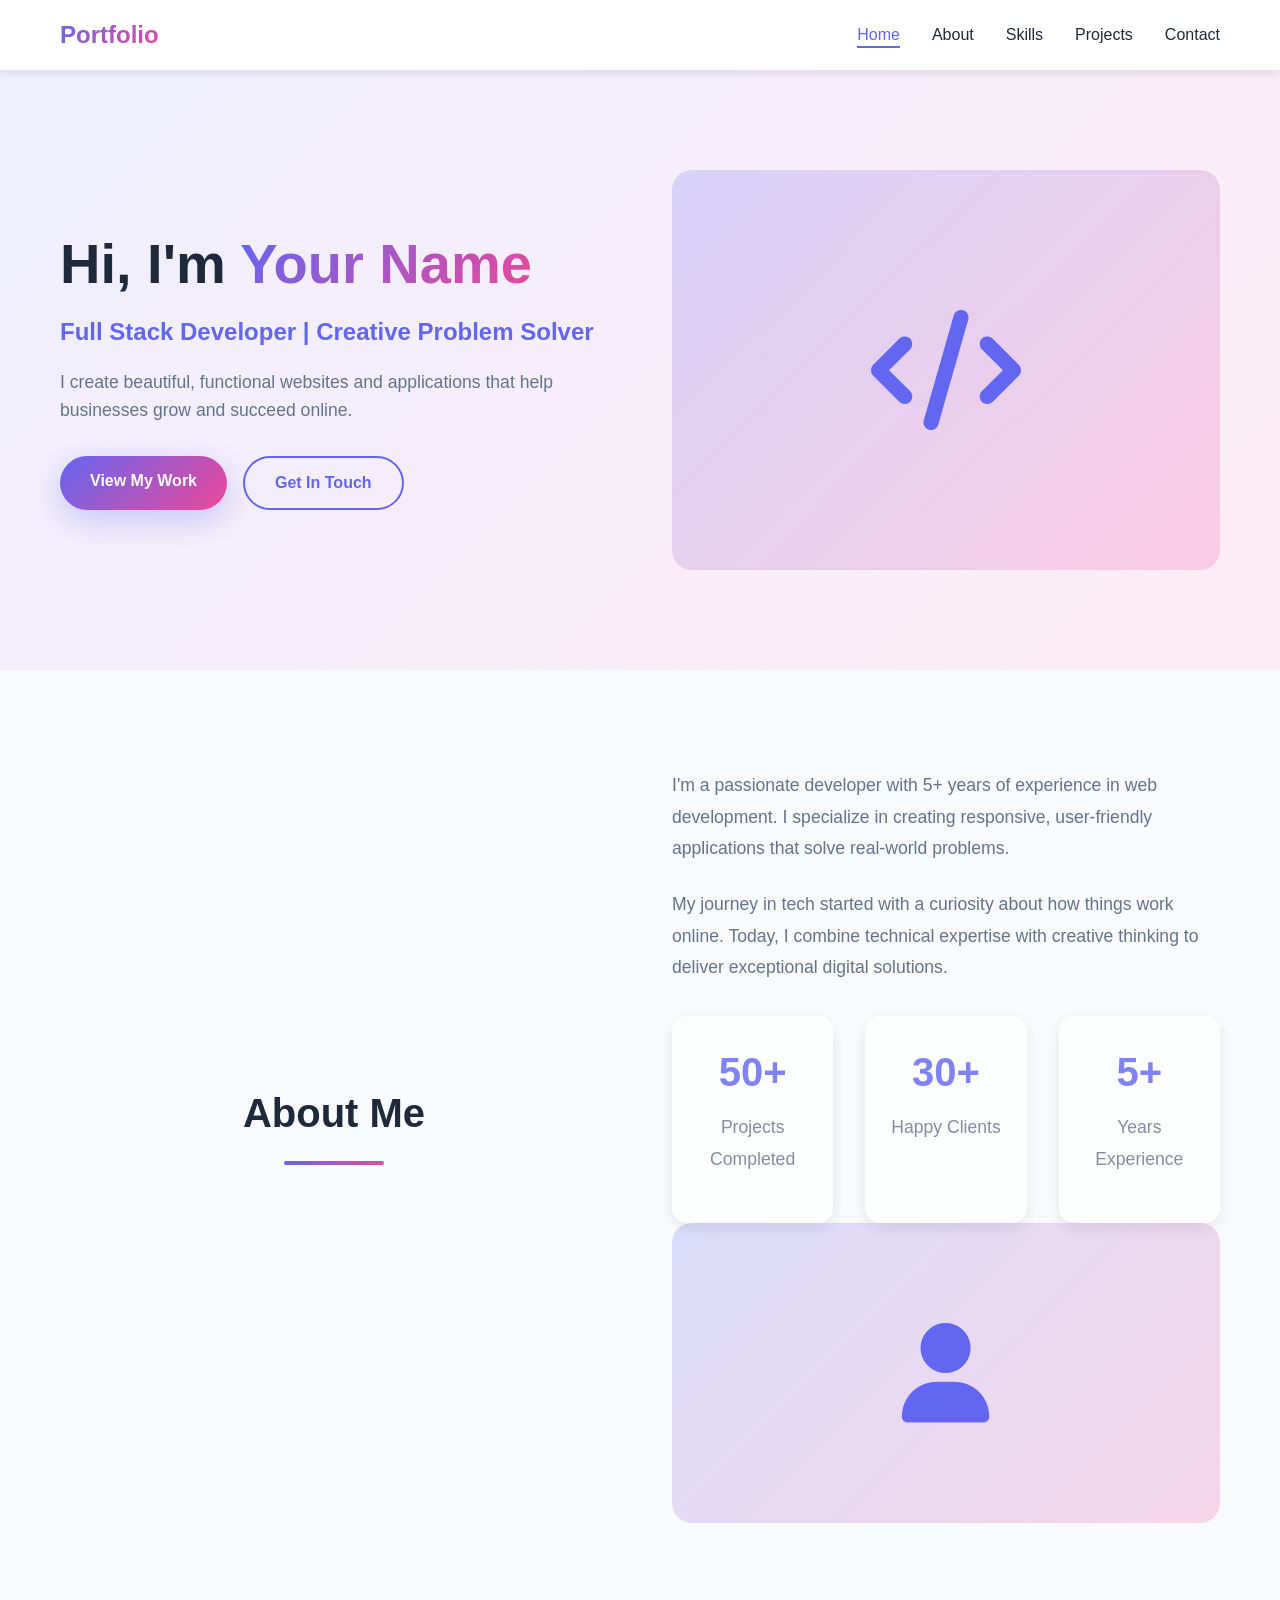
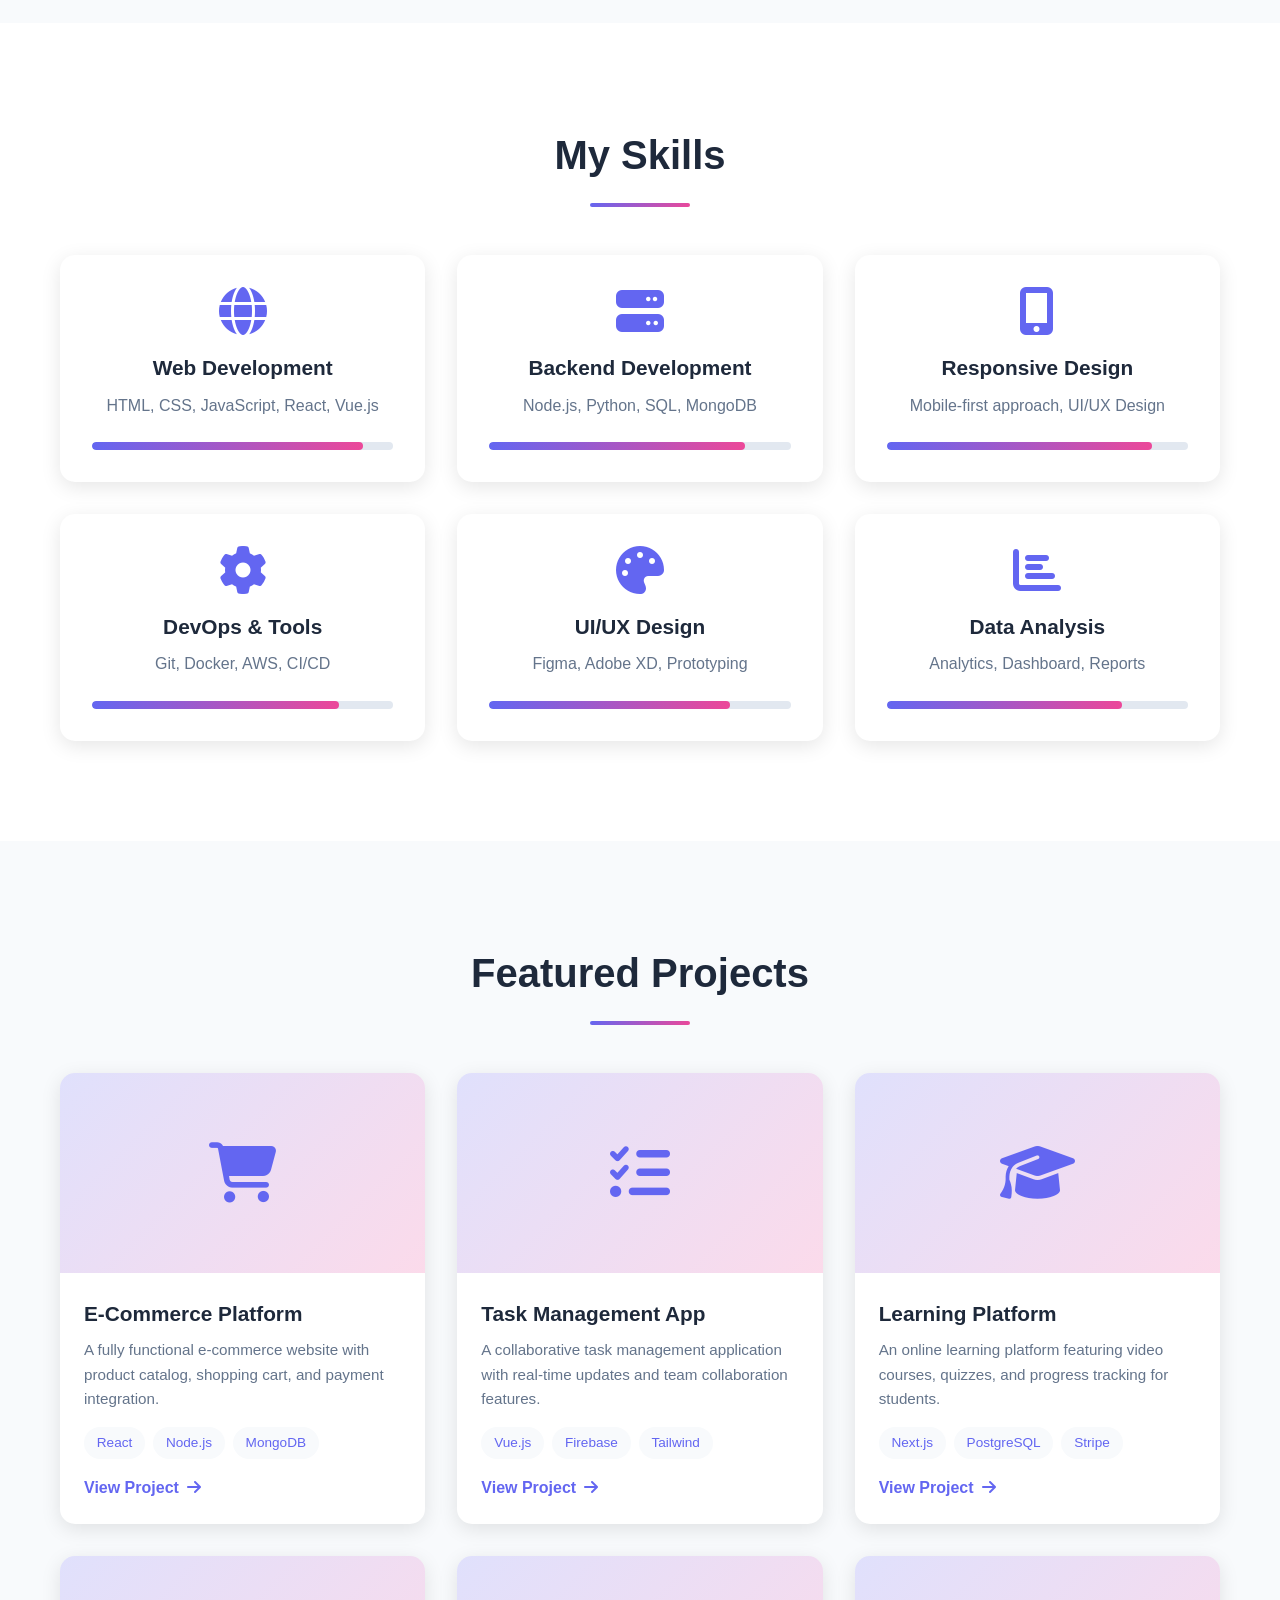
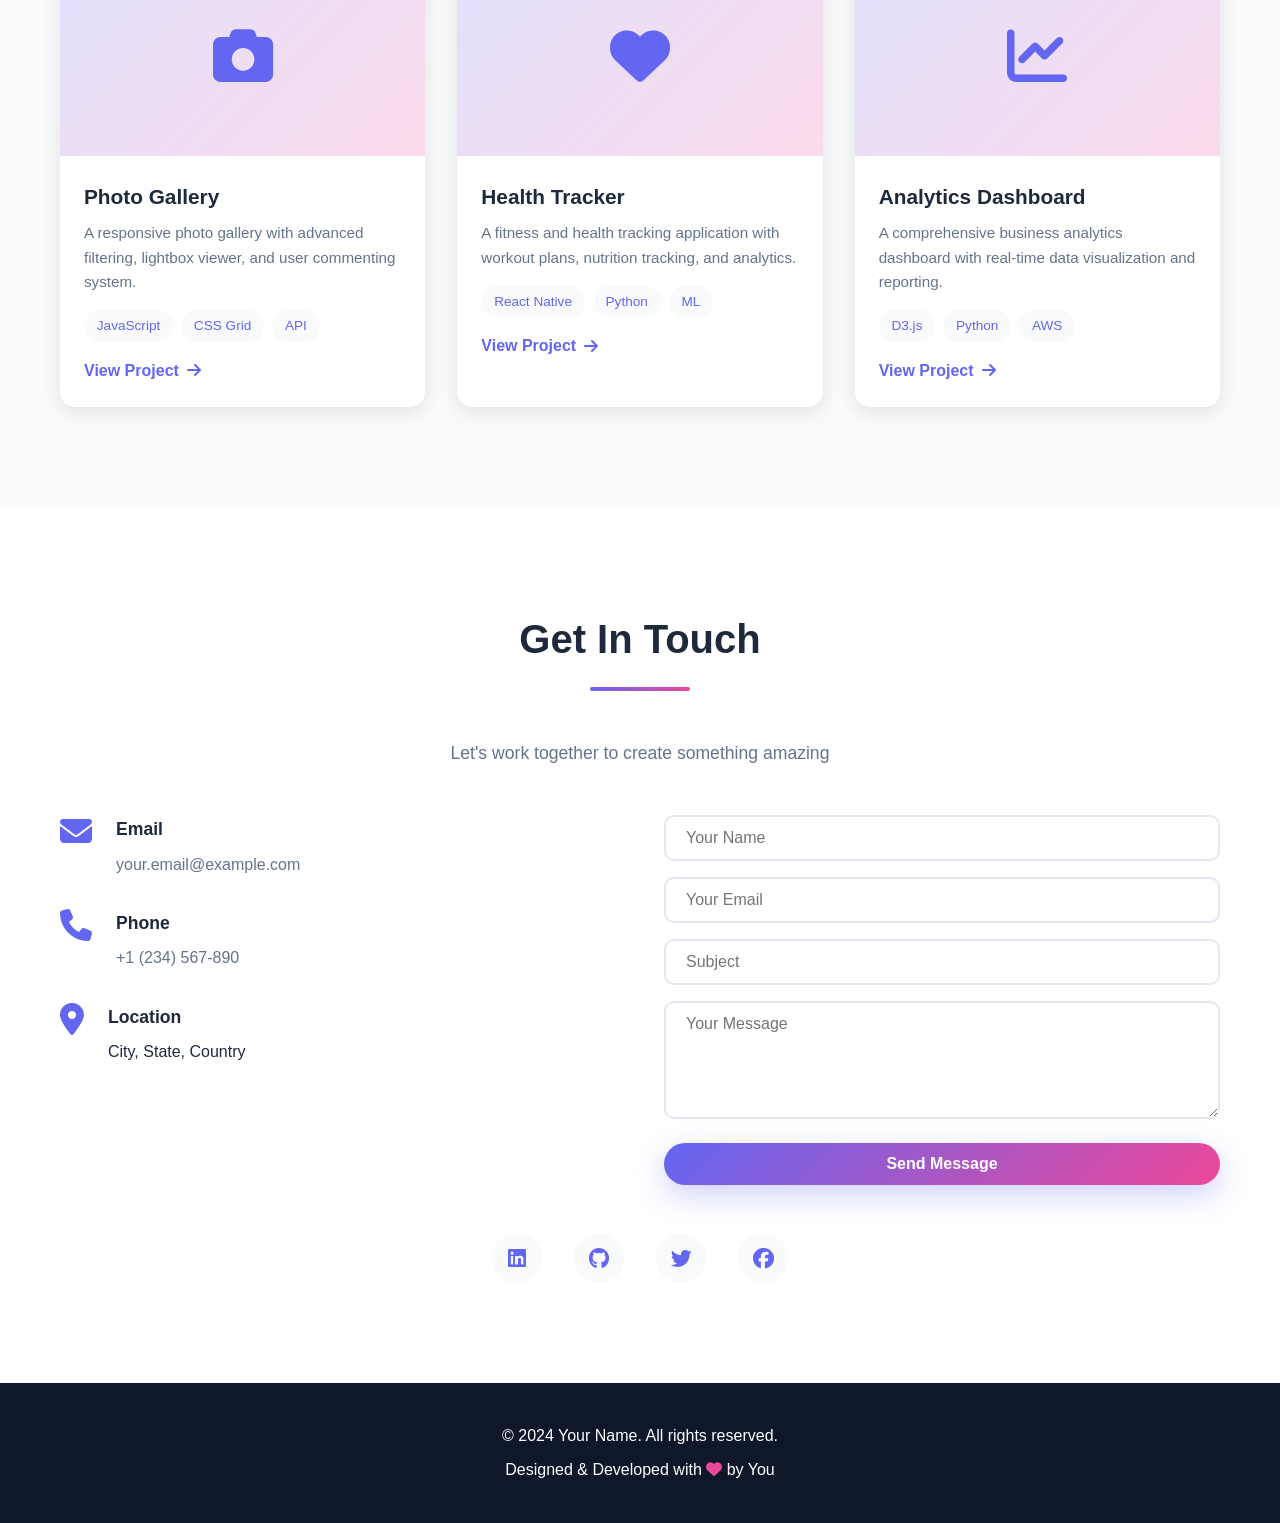
<file: Day1/index.html>
<!DOCTYPE html>
<html lang="en">
<head>
    <meta charset="UTF-8">
    <meta name="viewport" content="width=device-width, initial-scale=1.0">
    <title>Professional Portfolio</title>
    <link rel="stylesheet" href="styles.css">
    <link rel="stylesheet" href="https://cdnjs.cloudflare.com/ajax/libs/font-awesome/6.4.0/css/all.min.css">
</head>
<body>
    <!-- Navigation Bar -->
    <nav class="navbar">
        <div class="container">
            <div class="nav-wrapper">
                <div class="logo">
                    <h1>Portfolio</h1>
                </div>
                <ul class="nav-menu">
                    <li><a href="#home" class="nav-link active">Home</a></li>
                    <li><a href="#about" class="nav-link">About</a></li>
                    <li><a href="#skills" class="nav-link">Skills</a></li>
                    <li><a href="#projects" class="nav-link">Projects</a></li>
                    <li><a href="#contact" class="nav-link">Contact</a></li>
                </ul>
                <div class="hamburger">
                    <span></span>
                    <span></span>
                    <span></span>
                </div>
            </div>
        </div>
    </nav>

    <!-- Hero Section -->
    <section id="home" class="hero">
        <div class="container">
            <div class="hero-content">
                <h1 class="hero-title">Hi, I'm <span class="highlight">Your Name</span></h1>
                <p class="hero-subtitle">Full Stack Developer | Creative Problem Solver</p>
                <p class="hero-description">I create beautiful, functional websites and applications that help businesses grow and succeed online.</p>
                <div class="hero-buttons">
                    <a href="#projects" class="btn btn-primary">View My Work</a>
                    <a href="#contact" class="btn btn-secondary">Get In Touch</a>
                </div>
            </div>
            <div class="hero-image">
                <div class="image-placeholder">
                    <i class="fas fa-code"></i>
                </div>
            </div>
        </div>
    </section>

    <!-- About Section -->
    <section id="about" class="about">
        <div class="container">
            <h2 class="section-title">About Me</h2>
            <div class="about-content">
                <div class="about-text">
                    <p>I'm a passionate developer with 5+ years of experience in web development. I specialize in creating responsive, user-friendly applications that solve real-world problems.</p>
                    <p>My journey in tech started with a curiosity about how things work online. Today, I combine technical expertise with creative thinking to deliver exceptional digital solutions.</p>
                    <div class="about-stats">
                        <div class="stat">
                            <h3>50+</h3>
                            <p>Projects Completed</p>
                        </div>
                        <div class="stat">
                            <h3>30+</h3>
                            <p>Happy Clients</p>
                        </div>
                        <div class="stat">
                            <h3>5+</h3>
                            <p>Years Experience</p>
                        </div>
                    </div>
                </div>
                <div class="about-image">
                    <div class="image-placeholder-2">
                        <i class="fas fa-user"></i>
                    </div>
                </div>
            </div>
        </div>
    </section>

    <!-- Skills Section -->
    <section id="skills" class="skills">
        <div class="container">
            <h2 class="section-title">My Skills</h2>
            <div class="skills-grid">
                <div class="skill-card">
                    <i class="fas fa-globe"></i>
                    <h3>Web Development</h3>
                    <p>HTML, CSS, JavaScript, React, Vue.js</p>
                    <div class="skill-bar">
                        <div class="skill-progress" style="width: 90%"></div>
                    </div>
                </div>
                <div class="skill-card">
                    <i class="fas fa-server"></i>
                    <h3>Backend Development</h3>
                    <p>Node.js, Python, SQL, MongoDB</p>
                    <div class="skill-bar">
                        <div class="skill-progress" style="width: 85%"></div>
                    </div>
                </div>
                <div class="skill-card">
                    <i class="fas fa-mobile-alt"></i>
                    <h3>Responsive Design</h3>
                    <p>Mobile-first approach, UI/UX Design</p>
                    <div class="skill-bar">
                        <div class="skill-progress" style="width: 88%"></div>
                    </div>
                </div>
                <div class="skill-card">
                    <i class="fas fa-cog"></i>
                    <h3>DevOps & Tools</h3>
                    <p>Git, Docker, AWS, CI/CD</p>
                    <div class="skill-bar">
                        <div class="skill-progress" style="width: 82%"></div>
                    </div>
                </div>
                <div class="skill-card">
                    <i class="fas fa-palette"></i>
                    <h3>UI/UX Design</h3>
                    <p>Figma, Adobe XD, Prototyping</p>
                    <div class="skill-bar">
                        <div class="skill-progress" style="width: 80%"></div>
                    </div>
                </div>
                <div class="skill-card">
                    <i class="fas fa-chart-bar"></i>
                    <h3>Data Analysis</h3>
                    <p>Analytics, Dashboard, Reports</p>
                    <div class="skill-bar">
                        <div class="skill-progress" style="width: 78%"></div>
                    </div>
                </div>
            </div>
        </div>
    </section>

    <!-- Projects Section -->
    <section id="projects" class="projects">
        <div class="container">
            <h2 class="section-title">Featured Projects</h2>
            <div class="projects-grid">
                <div class="project-card">
                    <div class="project-image">
                        <i class="fas fa-shopping-cart"></i>
                    </div>
                    <div class="project-info">
                        <h3>E-Commerce Platform</h3>
                        <p>A fully functional e-commerce website with product catalog, shopping cart, and payment integration.</p>
                        <div class="project-tech">
                            <span>React</span>
                            <span>Node.js</span>
                            <span>MongoDB</span>
                        </div>
                        <a href="#" class="project-link">View Project <i class="fas fa-arrow-right"></i></a>
                    </div>
                </div>

                <div class="project-card">
                    <div class="project-image">
                        <i class="fas fa-tasks"></i>
                    </div>
                    <div class="project-info">
                        <h3>Task Management App</h3>
                        <p>A collaborative task management application with real-time updates and team collaboration features.</p>
                        <div class="project-tech">
                            <span>Vue.js</span>
                            <span>Firebase</span>
                            <span>Tailwind</span>
                        </div>
                        <a href="#" class="project-link">View Project <i class="fas fa-arrow-right"></i></a>
                    </div>
                </div>

                <div class="project-card">
                    <div class="project-image">
                        <i class="fas fa-graduation-cap"></i>
                    </div>
                    <div class="project-info">
                        <h3>Learning Platform</h3>
                        <p>An online learning platform featuring video courses, quizzes, and progress tracking for students.</p>
                        <div class="project-tech">
                            <span>Next.js</span>
                            <span>PostgreSQL</span>
                            <span>Stripe</span>
                        </div>
                        <a href="#" class="project-link">View Project <i class="fas fa-arrow-right"></i></a>
                    </div>
                </div>

                <div class="project-card">
                    <div class="project-image">
                        <i class="fas fa-camera"></i>
                    </div>
                    <div class="project-info">
                        <h3>Photo Gallery</h3>
                        <p>A responsive photo gallery with advanced filtering, lightbox viewer, and user commenting system.</p>
                        <div class="project-tech">
                            <span>JavaScript</span>
                            <span>CSS Grid</span>
                            <span>API</span>
                        </div>
                        <a href="#" class="project-link">View Project <i class="fas fa-arrow-right"></i></a>
                    </div>
                </div>

                <div class="project-card">
                    <div class="project-image">
                        <i class="fas fa-heart"></i>
                    </div>
                    <div class="project-info">
                        <h3>Health Tracker</h3>
                        <p>A fitness and health tracking application with workout plans, nutrition tracking, and analytics.</p>
                        <div class="project-tech">
                            <span>React Native</span>
                            <span>Python</span>
                            <span>ML</span>
                        </div>
                        <a href="#" class="project-link">View Project <i class="fas fa-arrow-right"></i></a>
                    </div>
                </div>

                <div class="project-card">
                    <div class="project-image">
                        <i class="fas fa-chart-line"></i>
                    </div>
                    <div class="project-info">
                        <h3>Analytics Dashboard</h3>
                        <p>A comprehensive business analytics dashboard with real-time data visualization and reporting.</p>
                        <div class="project-tech">
                            <span>D3.js</span>
                            <span>Python</span>
                            <span>AWS</span>
                        </div>
                        <a href="#" class="project-link">View Project <i class="fas fa-arrow-right"></i></a>
                    </div>
                </div>
            </div>
        </div>
    </section>

    <!-- Contact Section -->
    <section id="contact" class="contact">
        <div class="container">
            <h2 class="section-title">Get In Touch</h2>
            <p class="contact-subtitle">Let's work together to create something amazing</p>
            
            <div class="contact-content">
                <div class="contact-info">
                    <div class="info-item">
                        <i class="fas fa-envelope"></i>
                        <div>
                            <h4>Email</h4>
                            <p><a href="mailto:your.email@example.com">your.email@example.com</a></p>
                        </div>
                    </div>
                    <div class="info-item">
                        <i class="fas fa-phone"></i>
                        <div>
                            <h4>Phone</h4>
                            <p><a href="tel:+1234567890">+1 (234) 567-890</a></p>
                        </div>
                    </div>
                    <div class="info-item">
                        <i class="fas fa-map-marker-alt"></i>
                        <div>
                            <h4>Location</h4>
                            <p>City, State, Country</p>
                        </div>
                    </div>
                </div>

                <form class="contact-form" id="contactForm">
                    <input type="text" placeholder="Your Name" required>
                    <input type="email" placeholder="Your Email" required>
                    <input type="text" placeholder="Subject" required>
                    <textarea placeholder="Your Message" rows="5" required></textarea>
                    <button type="submit" class="btn btn-primary">Send Message</button>
                </form>
            </div>

            <div class="social-links">
                <a href="#" class="social-icon" title="LinkedIn"><i class="fab fa-linkedin"></i></a>
                <a href="#" class="social-icon" title="GitHub"><i class="fab fa-github"></i></a>
                <a href="#" class="social-icon" title="Twitter"><i class="fab fa-twitter"></i></a>
                <a href="#" class="social-icon" title="Facebook"><i class="fab fa-facebook"></i></a>
            </div>
        </div>
    </section>

    <!-- Footer -->
    <footer class="footer">
        <div class="container">
            <p>&copy; 2024 Your Name. All rights reserved.</p>
            <p>Designed & Developed with <i class="fas fa-heart"></i> by You</p>
        </div>
    </footer>

    <script src="script.js"></script>
</body>
</html>
</file>
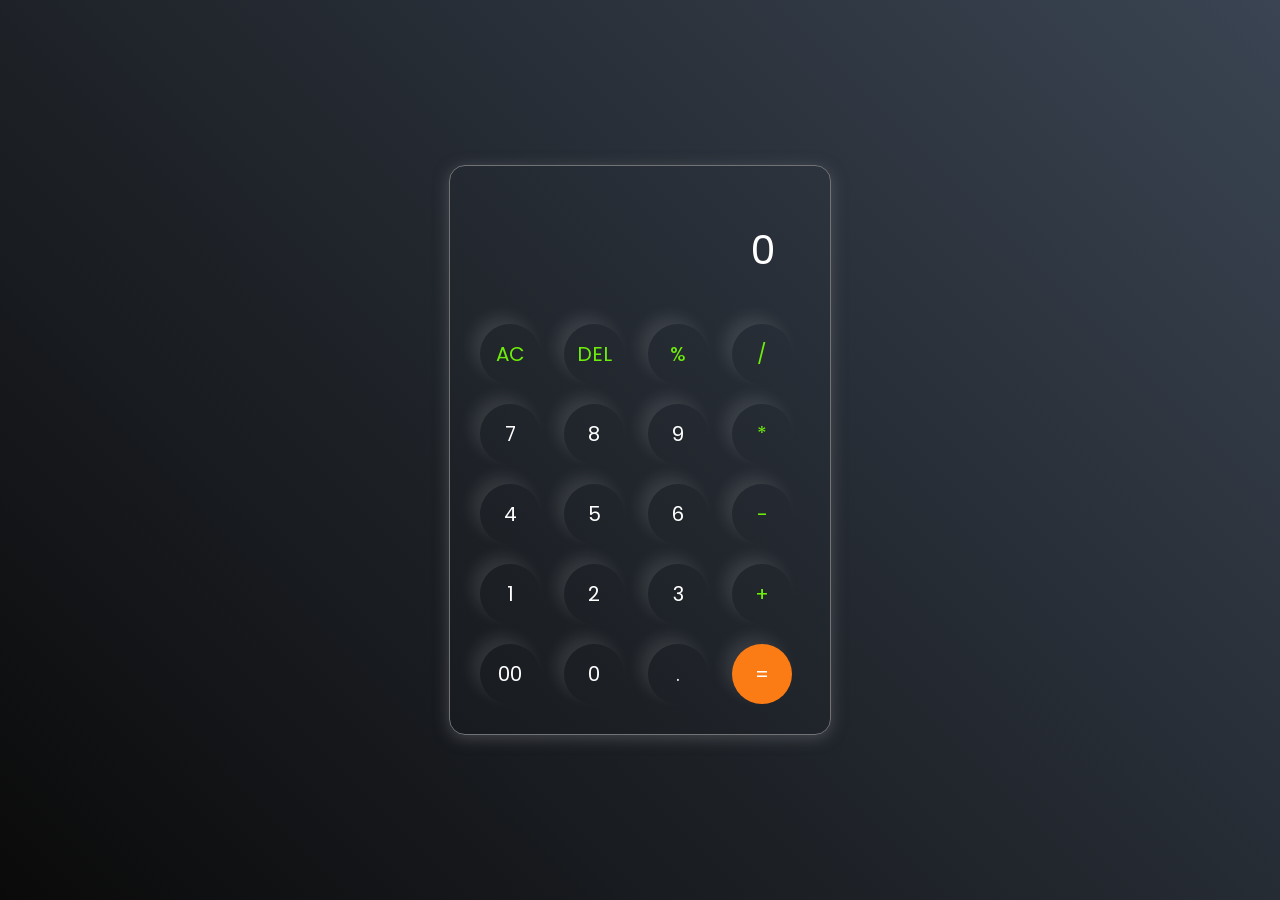
<file: Day2/Day3/index.html>
<!DOCTYPE html>
<html lang="en">
  <head>
    <meta charset="UTF-8" />
    <meta http-equiv="X-UA-Compatible" content="IE=edge" />
    <meta name="viewport" content="width=device-width, initial-scale=1.0" />
    <link rel="stylesheet" href="style.css" />
    <title>Calculator - By Code vishnu
        
    </title>
  </head>
  <body>
    <div class="container">
      <div class="calculator">
        <input type="text" id="inputBox" placeholder="0" />
        <div>
          <button class="button operator">AC</button>
          <button class="button operator">DEL</button>
          <button class="button operator">%</button>
          <button class="button operator">/</button>
        </div>
        <div>
          <button class="button">7</button>
          <button class="button">8</button>
          <button class="button">9</button>
          <button class="button operator">*</button>
        </div>
        <div>
          <button class="button">4</button>
          <button class="button">5</button>
          <button class="button">6</button>
          <button class="button operator">-</button>
        </div>
        <div>
          <button class="button">1</button>
          <button class="button">2</button>
          <button class="button">3</button>
          <button class="button operator">+</button>
        </div>

        <div>
          <button class="button">00</button>
          <button class="button">0</button>
          <button class="button">.</button>
          <button class="button equalBtn">=</button>
        </div>
      </div>
    </div>

    <script src="script.js"></script>
  </body>
</html>
</file>
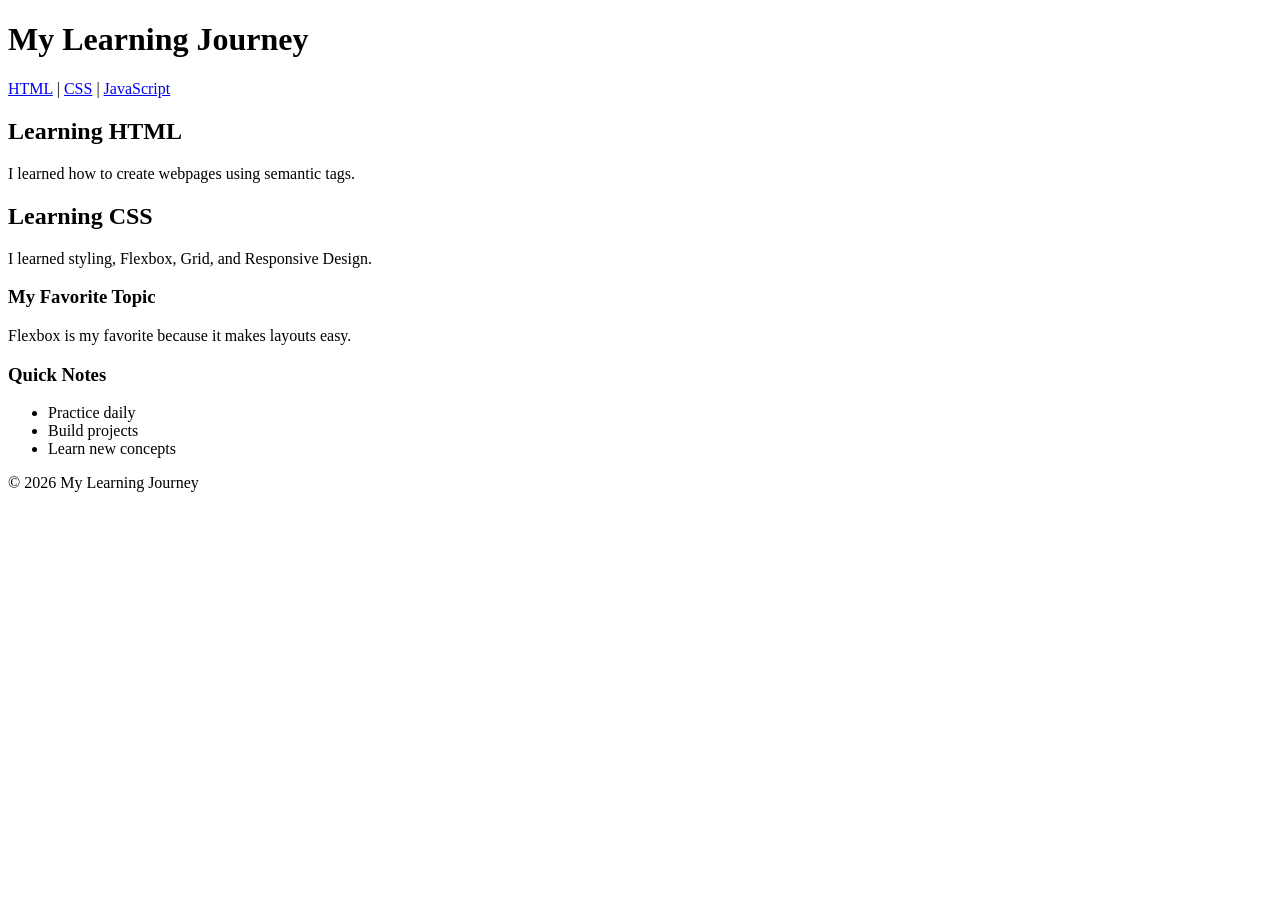
<file: Day1/mini project.html>
<!DOCTYPE html>
<html lang="en">
<head>
    <meta charset="UTF-8">
    <title>My Learning Journey</title>
</head>
<body>

<header>
    <h1>My Learning Journey</h1>

    <nav>
        <a href="#html">HTML</a> |
        <a href="#css">CSS</a> |
        <a href="#js">JavaScript</a>
    </nav>
</header>

<main>

    <section id="html">
        <h2>Learning HTML</h2>
        <p>I learned how to create webpages using semantic tags.</p>
    </section>

    <section id="css">
        <h2>Learning CSS</h2>
        <p>I learned styling, Flexbox, Grid, and Responsive Design.</p>

        <article>
            <h3>My Favorite Topic</h3>
            <p>Flexbox is my favorite because it makes layouts easy.</p>
        </article>
    </section>

    <aside>
        <h3>Quick Notes</h3>
        <ul>
            <li>Practice daily</li>
            <li>Build projects</li>
            <li>Learn new concepts</li>
        </ul>
    </aside>

</main>

<footer>
    <p>&copy; 2026 My Learning Journey</p>
</footer>

</body>
</html>
</file>
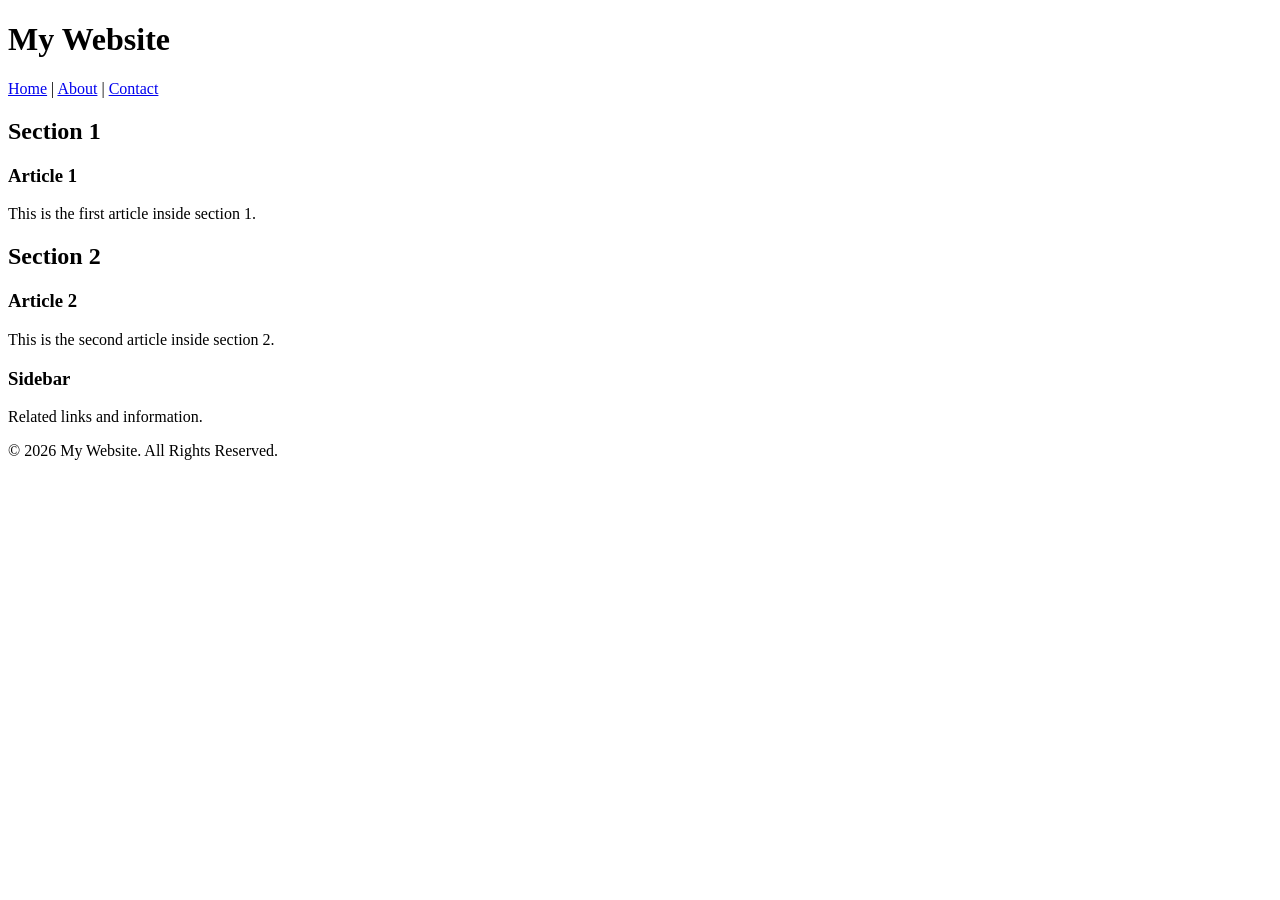
<file: Day1/prg1.html>
<!DOCTYPE html>
<html lang="en">
<head>
    <meta charset="UTF-8">
    <title>Semantic HTML Page</title>
</head>
<body>

    <header>
        <h1>My Website</h1>

        <nav>
            <a href="#">Home</a> |
            <a href="#">About</a> |
            <a href="#">Contact</a>
        </nav>
    </header>

    <main>

        <section>
            <h2>Section 1</h2>

            <article>
                <h3>Article 1</h3>
                <p>This is the first article inside section 1.</p>
            </article>
        </section>

        <section>
            <h2>Section 2</h2>

            <article>
                <h3>Article 2</h3>
                <p>This is the second article inside section 2.</p>
            </article>
        </section>

        <aside>
            <h3>Sidebar</h3>
            <p>Related links and information.</p>
        </aside>

    </main>

    <footer>
        <p>&copy; 2026 My Website. All Rights Reserved.</p>
    </footer>

</body>
</html>
</file>
<file: Day1/styles.css>
/* Root Variables */
:root {
    --primary-color: #6366f1;
    --secondary-color: #ec4899;
    --dark-bg: #0f172a;
    --light-bg: #f8fafc;
    --text-dark: #1e293b;
    --text-light: #64748b;
    --border-color: #e2e8f0;
    --transition: all 0.3s ease;
}

/* Global Styles */
* {
    margin: 0;
    padding: 0;
    box-sizing: border-box;
}

html {
    scroll-behavior: smooth;
}

body {
    font-family: 'Segoe UI', Tahoma, Geneva, Verdana, sans-serif;
    color: var(--text-dark);
    background-color: #fff;
    line-height: 1.6;
}

.container {
    max-width: 1200px;
    margin: 0 auto;
    padding: 0 20px;
}

/* Navigation Bar */
.navbar {
    position: fixed;
    top: 0;
    width: 100%;
    background: rgba(255, 255, 255, 0.95);
    backdrop-filter: blur(10px);
    z-index: 1000;
    box-shadow: 0 2px 10px rgba(0, 0, 0, 0.1);
}

.nav-wrapper {
    display: flex;
    justify-content: space-between;
    align-items: center;
    padding: 1rem 0;
}

.logo h1 {
    font-size: 1.5rem;
    background: linear-gradient(135deg, var(--primary-color), var(--secondary-color));
    -webkit-background-clip: text;
    -webkit-text-fill-color: transparent;
    background-clip: text;
}

.nav-menu {
    display: flex;
    list-style: none;
    gap: 2rem;
}

.nav-link {
    text-decoration: none;
    color: var(--text-dark);
    font-weight: 500;
    transition: var(--transition);
    position: relative;
}

.nav-link:hover,
.nav-link.active {
    color: var(--primary-color);
}

.nav-link::after {
    content: '';
    position: absolute;
    bottom: -5px;
    left: 0;
    width: 0;
    height: 2px;
    background: var(--primary-color);
    transition: var(--transition);
}

.nav-link:hover::after,
.nav-link.active::after {
    width: 100%;
}

.hamburger {
    display: none;
    flex-direction: column;
    cursor: pointer;
}

.hamburger span {
    width: 25px;
    height: 3px;
    background: var(--text-dark);
    margin: 5px 0;
    transition: var(--transition);
}

/* Hero Section */
.hero {
    margin-top: 70px;
    padding: 100px 0;
    background: linear-gradient(135deg, rgba(99, 102, 241, 0.1), rgba(236, 72, 153, 0.1));
}

.hero .container {
    display: grid;
    grid-template-columns: 1fr 1fr;
    gap: 4rem;
    align-items: center;
}

.hero-title {
    font-size: 3.5rem;
    font-weight: 700;
    margin-bottom: 1rem;
    line-height: 1.2;
}

.highlight {
    background: linear-gradient(135deg, var(--primary-color), var(--secondary-color));
    -webkit-background-clip: text;
    -webkit-text-fill-color: transparent;
    background-clip: text;
}

.hero-subtitle {
    font-size: 1.5rem;
    color: var(--primary-color);
    margin-bottom: 1rem;
    font-weight: 600;
}

.hero-description {
    font-size: 1.1rem;
    color: var(--text-light);
    margin-bottom: 2rem;
    max-width: 500px;
}

.hero-buttons {
    display: flex;
    gap: 1rem;
}

.btn {
    padding: 12px 30px;
    border-radius: 50px;
    text-decoration: none;
    font-weight: 600;
    transition: var(--transition);
    border: none;
    cursor: pointer;
    font-size: 1rem;
}

.btn-primary {
    background: linear-gradient(135deg, var(--primary-color), var(--secondary-color));
    color: white;
    box-shadow: 0 10px 30px rgba(99, 102, 241, 0.3);
}

.btn-primary:hover {
    transform: translateY(-3px);
    box-shadow: 0 15px 40px rgba(99, 102, 241, 0.4);
}

.btn-secondary {
    background: transparent;
    color: var(--primary-color);
    border: 2px solid var(--primary-color);
}

.btn-secondary:hover {
    background: var(--primary-color);
    color: white;
}

.image-placeholder,
.image-placeholder-2 {
    width: 100%;
    height: 400px;
    background: linear-gradient(135deg, rgba(99, 102, 241, 0.2), rgba(236, 72, 153, 0.2));
    border-radius: 20px;
    display: flex;
    align-items: center;
    justify-content: center;
    font-size: 120px;
    color: var(--primary-color);
}

.image-placeholder-2 {
    height: 300px;
    font-size: 100px;
}

/* Section Titles */
.section-title {
    font-size: 2.5rem;
    margin-bottom: 3rem;
    text-align: center;
    font-weight: 700;
}

.section-title::after {
    content: '';
    display: block;
    width: 100px;
    height: 4px;
    background: linear-gradient(135deg, var(--primary-color), var(--secondary-color));
    margin: 1rem auto 0;
    border-radius: 2px;
}

/* About Section */
.about {
    padding: 100px 0;
    background: var(--light-bg);
}

.about .container {
    display: grid;
    grid-template-columns: 1fr 1fr;
    gap: 4rem;
    align-items: center;
}

.about-text p {
    font-size: 1.1rem;
    color: var(--text-light);
    margin-bottom: 1.5rem;
    line-height: 1.8;
}

.about-stats {
    display: grid;
    grid-template-columns: repeat(3, 1fr);
    gap: 2rem;
    margin-top: 2rem;
}

.stat {
    text-align: center;
    padding: 1.5rem;
    background: white;
    border-radius: 15px;
    box-shadow: 0 5px 15px rgba(0, 0, 0, 0.1);
}

.stat h3 {
    font-size: 2.5rem;
    color: var(--primary-color);
    margin-bottom: 0.5rem;
}

.stat p {
    color: var(--text-light);
}

/* Skills Section */
.skills {
    padding: 100px 0;
}

.skills-grid {
    display: grid;
    grid-template-columns: repeat(auto-fit, minmax(300px, 1fr));
    gap: 2rem;
}

.skill-card {
    background: white;
    padding: 2rem;
    border-radius: 15px;
    box-shadow: 0 5px 20px rgba(0, 0, 0, 0.1);
    transition: var(--transition);
    text-align: center;
}

.skill-card:hover {
    transform: translateY(-10px);
    box-shadow: 0 15px 40px rgba(99, 102, 241, 0.2);
}

.skill-card i {
    font-size: 3rem;
    color: var(--primary-color);
    margin-bottom: 1rem;
}

.skill-card h3 {
    font-size: 1.3rem;
    margin-bottom: 0.5rem;
}

.skill-card p {
    color: var(--text-light);
    margin-bottom: 1.5rem;
}

.skill-bar {
    width: 100%;
    height: 8px;
    background: var(--border-color);
    border-radius: 10px;
    overflow: hidden;
}

.skill-progress {
    height: 100%;
    background: linear-gradient(90deg, var(--primary-color), var(--secondary-color));
    border-radius: 10px;
    transition: width 2s ease;
}

/* Projects Section */
.projects {
    padding: 100px 0;
    background: var(--light-bg);
}

.projects-grid {
    display: grid;
    grid-template-columns: repeat(auto-fit, minmax(320px, 1fr));
    gap: 2rem;
}

.project-card {
    background: white;
    border-radius: 15px;
    overflow: hidden;
    box-shadow: 0 5px 20px rgba(0, 0, 0, 0.1);
    transition: var(--transition);
}

.project-card:hover {
    transform: translateY(-10px);
    box-shadow: 0 15px 40px rgba(99, 102, 241, 0.2);
}

.project-image {
    width: 100%;
    height: 200px;
    background: linear-gradient(135deg, rgba(99, 102, 241, 0.2), rgba(236, 72, 153, 0.2));
    display: flex;
    align-items: center;
    justify-content: center;
    font-size: 60px;
    color: var(--primary-color);
}

.project-info {
    padding: 1.5rem;
}

.project-info h3 {
    font-size: 1.3rem;
    margin-bottom: 0.5rem;
}

.project-info p {
    color: var(--text-light);
    margin-bottom: 1rem;
    font-size: 0.95rem;
}

.project-tech {
    display: flex;
    flex-wrap: wrap;
    gap: 0.5rem;
    margin-bottom: 1rem;
}

.project-tech span {
    background: var(--light-bg);
    color: var(--primary-color);
    padding: 0.3rem 0.8rem;
    border-radius: 20px;
    font-size: 0.85rem;
    font-weight: 500;
}

.project-link {
    color: var(--primary-color);
    text-decoration: none;
    font-weight: 600;
    display: inline-flex;
    align-items: center;
    gap: 0.5rem;
    transition: var(--transition);
}

.project-link:hover {
    gap: 1rem;
}

/* Contact Section */
.contact {
    padding: 100px 0;
}

.contact-subtitle {
    text-align: center;
    color: var(--text-light);
    font-size: 1.1rem;
    margin-bottom: 3rem;
}

.contact-content {
    display: grid;
    grid-template-columns: 1fr 1fr;
    gap: 3rem;
    margin-bottom: 3rem;
}

.info-item {
    display: flex;
    gap: 1.5rem;
    margin-bottom: 2rem;
}

.info-item i {
    font-size: 2rem;
    color: var(--primary-color);
    flex-shrink: 0;
}

.info-item h4 {
    font-size: 1.1rem;
    margin-bottom: 0.5rem;
}

.info-item a {
    color: var(--text-light);
    text-decoration: none;
    transition: var(--transition);
}

.info-item a:hover {
    color: var(--primary-color);
}

.contact-form {
    display: flex;
    flex-direction: column;
    gap: 1rem;
}

.contact-form input,
.contact-form textarea {
    padding: 12px 20px;
    border: 2px solid var(--border-color);
    border-radius: 10px;
    font-family: inherit;
    font-size: 1rem;
    transition: var(--transition);
}

.contact-form input:focus,
.contact-form textarea:focus {
    outline: none;
    border-color: var(--primary-color);
    box-shadow: 0 0 0 3px rgba(99, 102, 241, 0.1);
}

.contact-form button {
    margin-top: 0.5rem;
}

.social-links {
    display: flex;
    justify-content: center;
    gap: 2rem;
    margin-top: 2rem;
}

.social-icon {
    width: 50px;
    height: 50px;
    display: flex;
    align-items: center;
    justify-content: center;
    background: var(--light-bg);
    border-radius: 50%;
    color: var(--primary-color);
    transition: var(--transition);
    text-decoration: none;
    font-size: 1.3rem;
}

.social-icon:hover {
    background: var(--primary-color);
    color: white;
    transform: translateY(-5px);
}

/* Footer */
.footer {
    background: var(--dark-bg);
    color: white;
    padding: 2rem 0;
    text-align: center;
}

.footer p {
    margin: 0.5rem 0;
}

.footer i {
    color: var(--secondary-color);
}

/* Responsive Design */
@media (max-width: 768px) {
    .nav-menu {
        display: none;
        position: absolute;
        top: 70px;
        left: 0;
        width: 100%;
        background: white;
        flex-direction: column;
        padding: 2rem;
        box-shadow: 0 5px 20px rgba(0, 0, 0, 0.1);
    }

    .nav-menu.active {
        display: flex;
    }

    .hamburger {
        display: flex;
    }

    .hero .container,
    .about .container {
        grid-template-columns: 1fr;
        gap: 2rem;
    }

    .hero-title {
        font-size: 2.5rem;
    }

    .hero-subtitle {
        font-size: 1.2rem;
    }

    .hero-buttons {
        flex-direction: column;
    }

    .btn {
        text-align: center;
    }

    .about-stats {
        grid-template-columns: 1fr;
    }

    .contact-content {
        grid-template-columns: 1fr;
    }

    .section-title {
        font-size: 2rem;
    }

    .image-placeholder,
    .image-placeholder-2 {
        height: 250px;
        font-size: 80px;
    }

    .nav-link {
        font-size: 1.1rem;
    }
}

@media (max-width: 480px) {
    .hero-title {
        font-size: 2rem;
    }

    .hero-subtitle {
        font-size: 1rem;
    }

    .section-title {
        font-size: 1.5rem;
    }

    .stat h3 {
        font-size: 2rem;
    }

    .social-links {
        gap: 1rem;
    }

    .social-icon {
        width: 40px;
        height: 40px;
        font-size: 1rem;
    }

    .projects-grid,
    .skills-grid {
        grid-template-columns: 1fr;
    }
}

/* Animation */
@keyframes fadeInUp {
    from {
        opacity: 0;
        transform: translateY(30px);
    }
    to {
        opacity: 1;
        transform: translateY(0);
    }
}

.hero-content {
    animation: fadeInUp 0.8s ease;
}

.skill-card {
    animation: fadeInUp 0.8s ease;
}

.project-card {
    animation: fadeInUp 0.8s ease;
}
</file>
<file: Day2/Day3/style.css>
@import url('https://fonts.googleapis.com/css2?family=Poppins:wght@500&display=swap');

*{
    margin: 0;
    padding: 0;
    box-sizing: border-box;
    font-family: 'Poppins', sans-serif;
}

body{
    width: 100%;
    height: 100vh;
    display: flex;
    justify-content: center;
    align-items: center;
    background: linear-gradient(45deg, #0a0a0a, #3a4452);
}

.calculator{
    border: 1px solid #717377;
    padding: 20px;
    border-radius: 16px;
    background: transparent;
    box-shadow: 0px 3px 15px rgba(113, 115, 119, 0.5);

}

input{
    width: 320px;
    border: none;
    padding: 24px;
    margin: 10px;
    background: transparent;
    box-shadow: 0px 3px 15px rgbs(84, 84, 84, 0.1);
    font-size: 40px;
    text-align: right;
    cursor: pointer;
    color: #ffffff;
}

input::placeholder{
    color: #ffffff;
}

button{
    border: none;
    width: 60px;
    height: 60px;
    margin: 10px;
    border-radius: 50%;
    background: transparent;
    color: #ffffff;
    font-size: 20px;
    box-shadow: -8px -8px 15px rgba(255, 255, 255, 0.1);
    cursor: pointer;
}

.equalBtn{
    background-color: #fb7c14;
}

.operator{
    color: #6dee0a;
}
</file>
